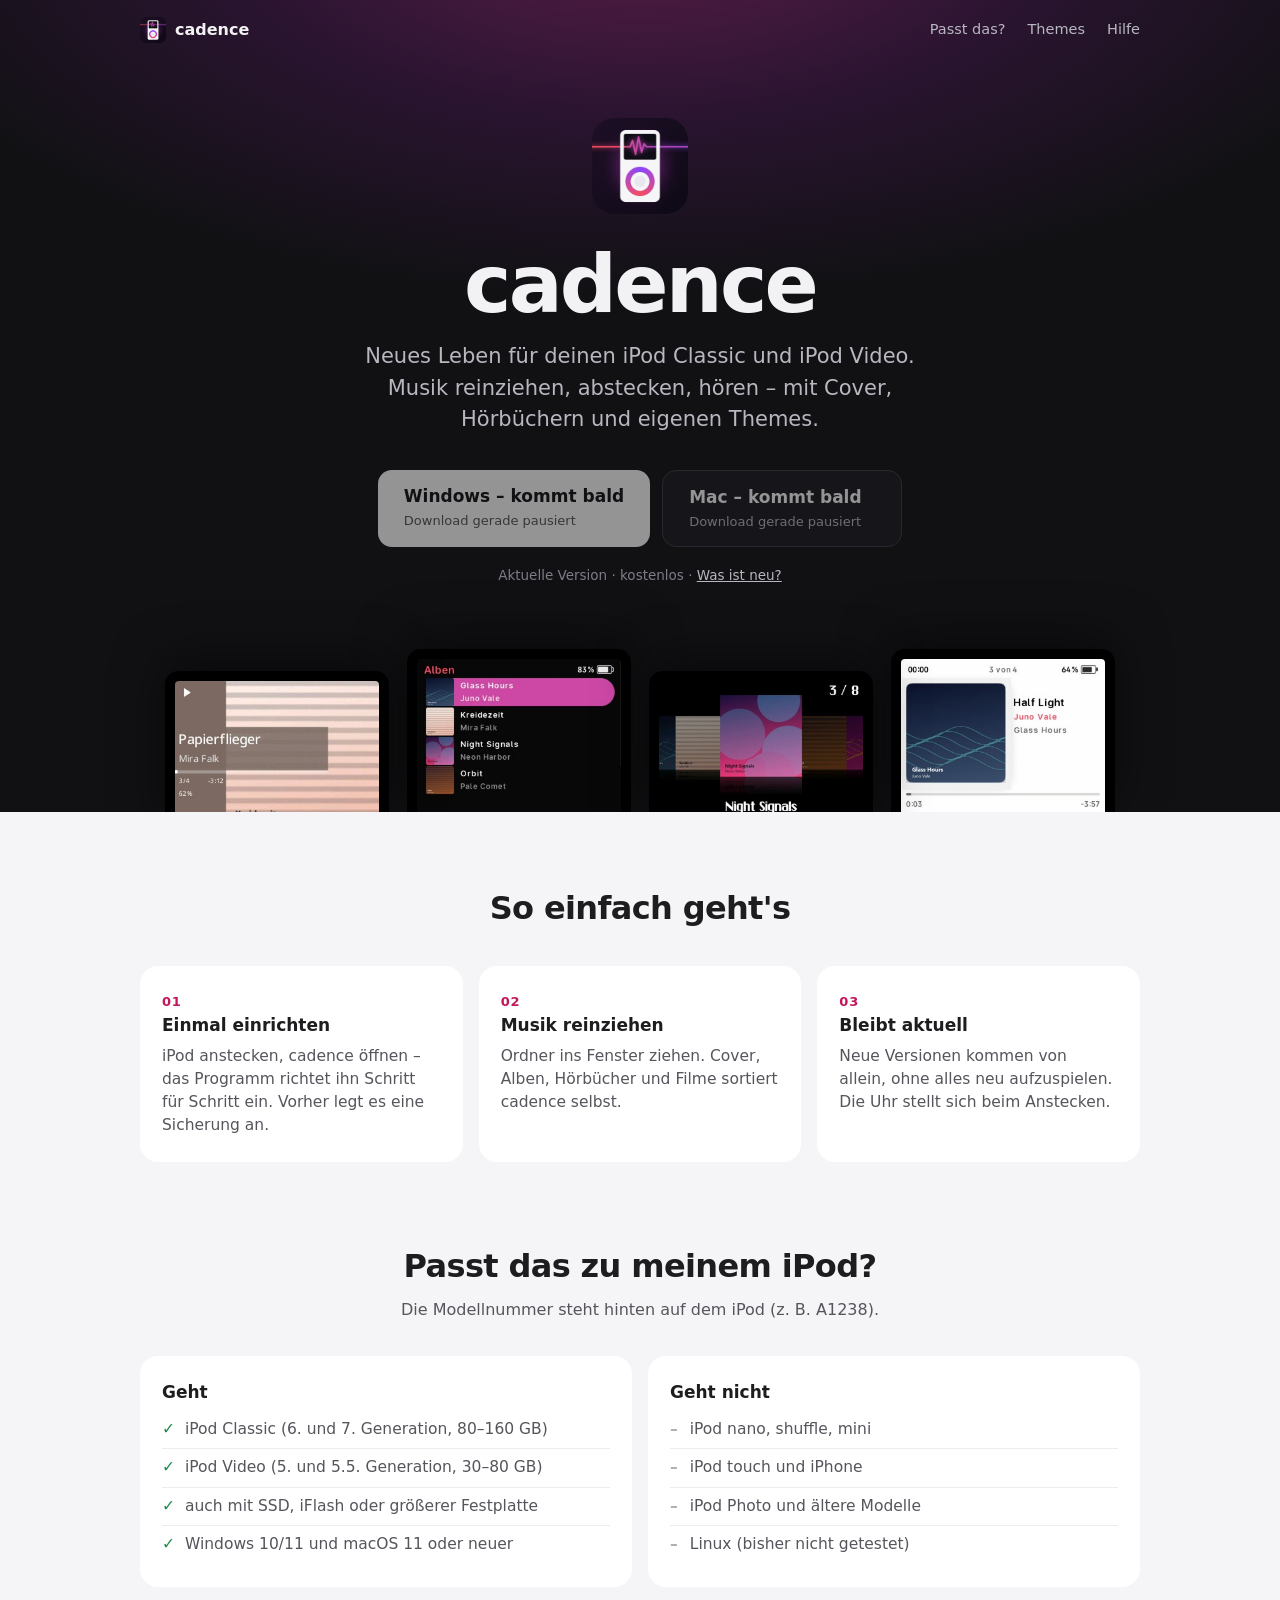
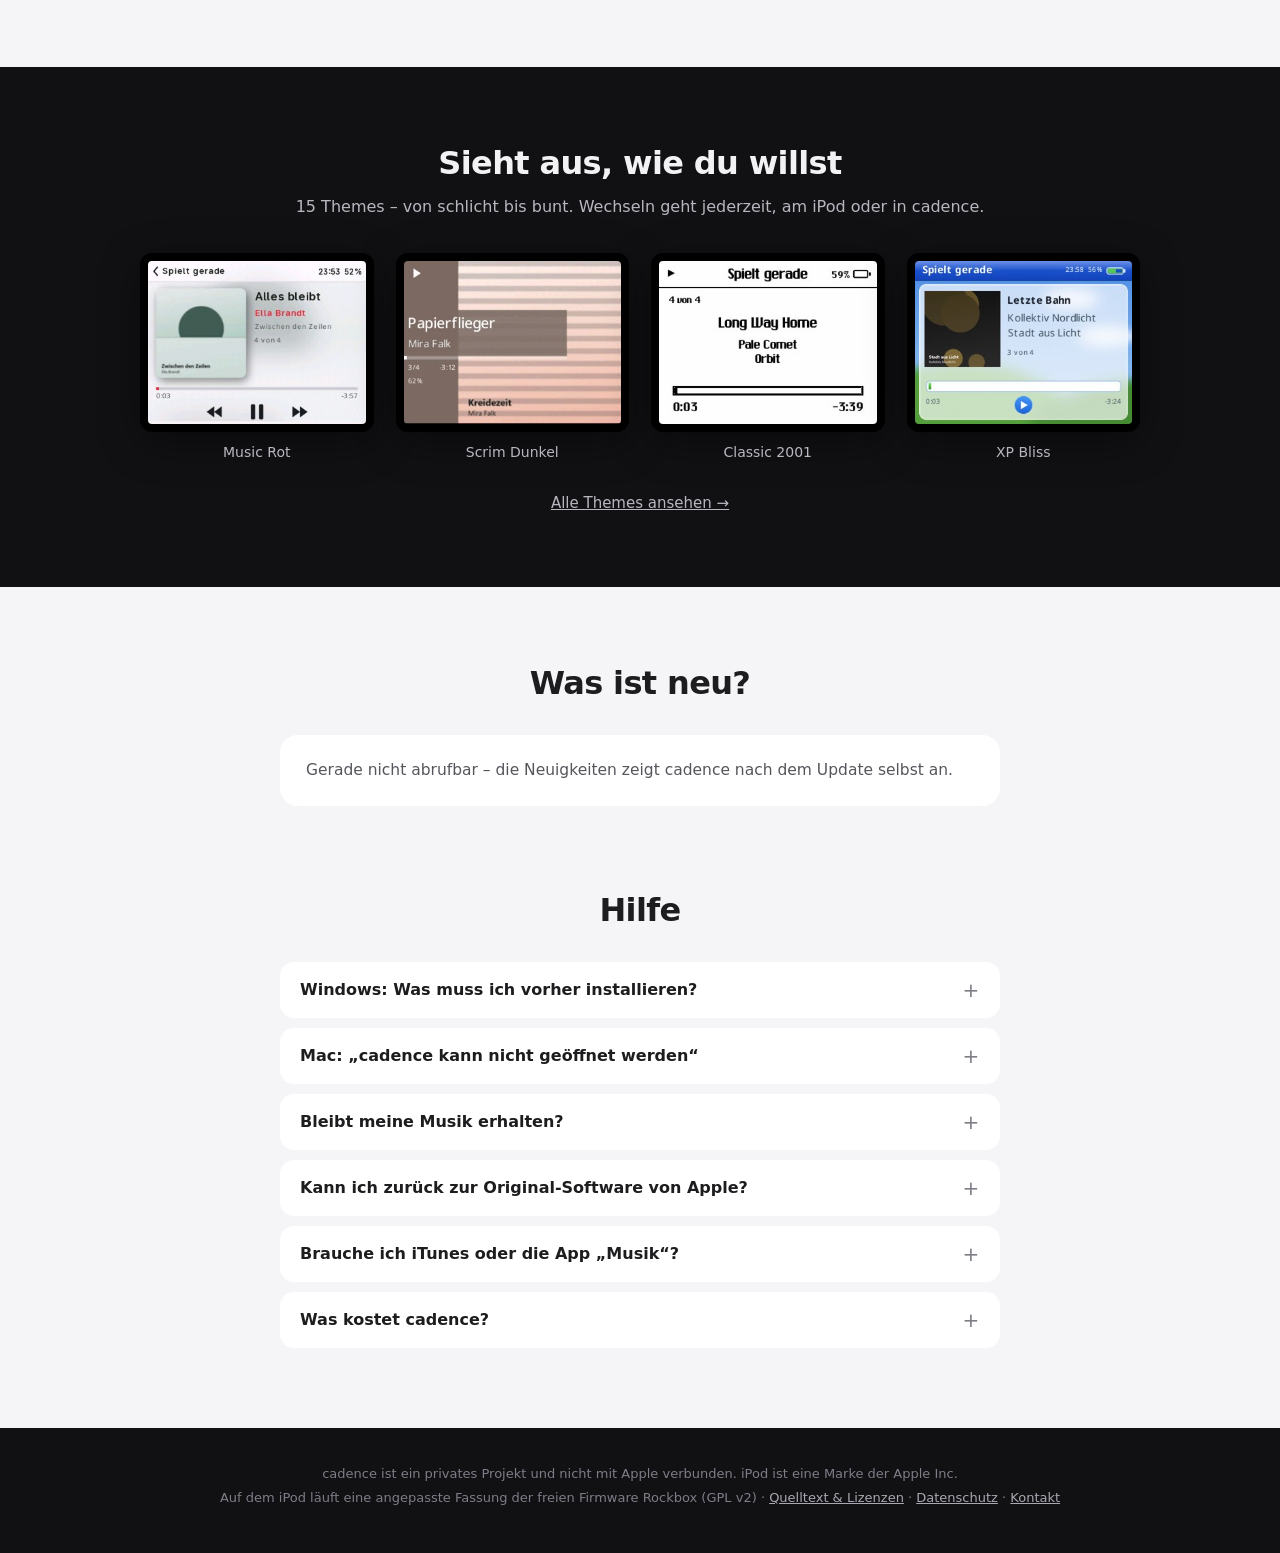
<file: index.html>
<!doctype html>
<html lang="de">
<head>
<meta charset="utf-8">
<meta name="viewport" content="width=device-width,initial-scale=1">
<title>cadence – neues Leben für deinen iPod</title>
<meta name="description" content="cadence pflegt deinen iPod Classic oder iPod Video: Musik reinziehen, abstecken, hören – mit Cover, Hörbüchern und eigenen Themes. Für Windows und Mac.">
<link rel="icon" href="bilder/logo-180.png">
<link rel="apple-touch-icon" href="bilder/logo-180.png">
<link rel="stylesheet" href="stil.css">
</head>
<body>
<header class="kopf"><div class="breit">
  <a class="marke" href="./"><img src="bilder/logo-180.png" alt="">cadence</a>
  <nav><a href="#passt" class="weg">Passt das?</a><a href="themes.html">Themes</a><a href="#hilfe">Hilfe</a></nav>
</div></header>

<section class="hero">
  <img class="logo" src="bilder/logo-512.png" alt="cadence">
  <h1>cadence</h1>
  <p class="unter">Neues Leben für deinen iPod Classic und iPod Video. Musik reinziehen, abstecken, hören – mit Cover, Hörbüchern und eigenen Themes.</p>
  <div class="knoepfe" id="knoepfe">
    <span class="knopf haupt aus" id="win">Windows – kommt bald<small>Download gerade pausiert</small></span>
    <span class="knopf neben aus" id="mac">Mac – kommt bald<small>Download gerade pausiert</small></span>
  </div>
  <p class="info"><span id="version">Aktuelle Version</span> · kostenlos · <a href="#neu">Was ist neu?</a></p>
  <div class="schirme">
    <div class="schirm"><img src="bilder/schirme/2.jpg" alt="Spielt gerade"></div>
    <div class="schirm"><img src="bilder/schirme/3.jpg" alt="Alben mit Cover"></div>
    <div class="schirm"><img src="bilder/schirme/4.jpg" alt="Classic-Menü"></div>
    <div class="schirm"><img src="bilder/schirme/5.jpg" alt="Spielt gerade, hell"></div>
  </div>
</section>

<section class="hell"><div class="breit">
  <h2>So einfach geht's</h2>
  <div class="raster">
    <div class="karte"><span class="nr">01</span><b>Einmal einrichten</b>iPod anstecken, cadence öffnen – das Programm richtet ihn Schritt für Schritt ein. Vorher legt es eine Sicherung an.</div>
    <div class="karte"><span class="nr">02</span><b>Musik reinziehen</b>Ordner ins Fenster ziehen. Cover, Alben, Hörbücher und Filme sortiert cadence selbst.</div>
    <div class="karte"><span class="nr">03</span><b>Bleibt aktuell</b>Neue Versionen kommen von allein, ohne alles neu aufzuspielen. Die Uhr stellt sich beim Anstecken.</div>
  </div>
</div></section>

<section class="hell" id="passt"><div class="breit">
  <h2>Passt das zu meinem iPod?</h2>
  <p class="zeile">Die Modellnummer steht hinten auf dem iPod (z. B. A1238).</p>
  <div class="passt">
    <div class="karte"><b>Geht</b><ul>
      <li class="ja">iPod Classic (6. und 7. Generation, 80–160 GB)</li>
      <li class="ja">iPod Video (5. und 5.5. Generation, 30–80 GB)</li>
      <li class="ja">auch mit SSD, iFlash oder größerer Festplatte</li>
      <li class="ja">Windows 10/11 und macOS 11 oder neuer</li>
    </ul></div>
    <div class="karte"><b>Geht nicht</b><ul>
      <li class="nein">iPod nano, shuffle, mini</li>
      <li class="nein">iPod touch und iPhone</li>
      <li class="nein">iPod Photo und ältere Modelle</li>
      <li class="nein">Linux (bisher nicht getestet)</li>
    </ul></div>
  </div>
</div></section>

<section class="dunkel"><div class="breit">
  <h2>Sieht aus, wie du willst</h2>
  <p class="zeile" style="color:var(--grau)">15 Themes – von schlicht bis bunt. Wechseln geht jederzeit, am iPod oder in cadence.</p>
  <div class="galerie" id="vorschau"></div>
  <p class="mehr"><a href="themes.html">Alle Themes ansehen →</a></p>
</div></section>

<section class="hell" id="neu"><div class="breit">
  <h2>Was ist neu?</h2>
  <div class="neu" id="neuigkeiten"><p>Die neuesten Änderungen werden geladen …</p></div>
</div></section>

<section class="hell" id="hilfe"><div class="breit">
  <h2>Hilfe</h2>
  <div class="fragen">
    <details><summary>Windows: Was muss ich vorher installieren?</summary>
      <p>cadence braucht Python (kostenlos). Einmalig:</p>
      <ol>
        <li>Python von <a href="https://www.python.org/downloads/">python.org</a> installieren – dabei unten „Add python.exe to PATH“ anhaken.</li>
        <li>Die Eingabeaufforderung öffnen und eingeben: <code>py -m pip install mutagen pillow</code></li>
        <li>Die ZIP-Datei von oben entpacken (z. B. nach „Dokumente\cadence“) und <code>cadence.exe</code> starten.</li>
      </ol></details>
    <details><summary>Mac: „cadence kann nicht geöffnet werden“</summary>
      <p>cadence ist nicht bei Apple registriert. Beim ersten Mal: in „Programme“ <b>Rechtsklick auf cadence → Öffnen</b> und noch einmal „Öffnen“ bestätigen. Danach startet es ganz normal.</p></details>
    <details><summary>Bleibt meine Musik erhalten?</summary>
      <p>Bei einem iPod, der schon an einem Windows-PC eingerichtet war: ja, Musik, Wiedergabelisten und Hörbücher bleiben. War er am Mac mit iTunes/Finder eingerichtet, muss er einmal auf das Windows-Format (FAT32) umgestellt werden – dabei wird er geleert. cadence sagt dir vorher genau, was passiert. Vor jedem großen Update legt cadence außerdem eine Sicherung auf deinem Computer an.</p></details>
    <details><summary>Kann ich zurück zur Original-Software von Apple?</summary>
      <p>Ja. Die Apple-Software bleibt auf dem iPod erhalten, cadence ersetzt sie nicht. Außerdem kannst du in cadence jederzeit auf eine frühere cadence-Version zurückgehen.</p></details>
    <details><summary>Brauche ich iTunes oder die App „Musik“?</summary>
      <p>Nein. cadence kopiert die Musik selbst auf den iPod. Du kannst einfach Ordner aus dem Explorer bzw. Finder ins Fenster ziehen.</p></details>
    <details><summary>Was kostet cadence?</summary>
      <p>Nichts. cadence ist ein privates Projekt ohne Werbung und ohne Konto.</p></details>
  </div>
</div></section>

<footer>
  cadence ist ein privates Projekt und nicht mit Apple verbunden. iPod ist eine Marke der Apple Inc.<br>
  Auf dem iPod läuft eine angepasste Fassung der freien Firmware Rockbox (GPL v2) ·
  <a href="lizenzen.html">Quelltext &amp; Lizenzen</a> · <a href="lizenzen.html#datenschutz">Datenschutz</a> ·
  <a href="https://github.com/StoreLiquid/cadence-download/issues">Kontakt</a>
</footer>

<script>
// Passender Download zuerst (Mac oder Windows)
(function () {
  var mac = /Mac|iPhone|iPad/.test(navigator.platform) || /Mac OS X/.test(navigator.userAgent);
  if (mac) {
    var k = document.getElementById('knoepfe'), w = document.getElementById('win'), m = document.getElementById('mac');
    m.className = 'knopf haupt'; w.className = 'knopf neben'; k.insertBefore(m, w);
  }
})();

// Themes-Vorschau (6 Stück)
var THEMES = [['music-rot', 'Music Rot'], ['scrim-dunkel', 'Scrim Dunkel'], ['classic-2001', 'Classic 2001'],
              ['xp-bliss', 'XP Bliss']];
document.getElementById('vorschau').innerHTML = THEMES.map(function (t) {
  return '<figure><div class="rahmen"><img loading="lazy" src="bilder/themes/' + t[0] + '.jpg" alt=""></div>' +
         '<figcaption>' + t[1] + '</figcaption></figure>';
}).join('');

// Version und „Was ist neu“ – kommt automatisch vom neuesten Release (nie von Hand nachpflegen)
function esc(t) { return String(t).replace(/[&<>"]/g, function (c) { return {'&': '&amp;', '<': '&lt;', '>': '&gt;', '"': '&quot;'}[c]; }); }
fetch('https://api.github.com/repos/StoreLiquid/cadence-download/releases/latest')
  .then(function (r) { return r.json(); })
  .then(function (d) {
    var v = (d.name || '').match(/\d+(\.\d+)+/);
    if (v) document.getElementById('version').textContent = 'Version ' + v[0];
    var zeilen = (d.body || '').replace(/<!--[\s\S]*?-->/g, '').split(/\r?\n/).map(function (z) { return z.trim(); })
                 .filter(Boolean);
    if (!zeilen.length) throw 0;
    var kopf = zeilen[0].charAt(0) === '-' ? '' : zeilen.shift();
    var punkte = zeilen.filter(function (z) { return /^[-*]/.test(z); }).map(function (z) { return z.replace(/^[-*]\s*/, ''); });
    document.getElementById('neuigkeiten').innerHTML =
      '<h3>' + esc(v ? 'cadence ' + v[0] : 'Neueste Version') + '</h3>' + (kopf ? '<p>' + esc(kopf) + '</p>' : '') +
      (punkte.length ? '<ul>' + punkte.map(function (p) { return '<li>' + esc(p) + '</li>'; }).join('') + '</ul>' : '');
  })
  .catch(function () {
    document.getElementById('neuigkeiten').innerHTML = '<p>Gerade nicht abrufbar – die Neuigkeiten zeigt cadence nach dem Update selbst an.</p>';
  });
</script>
</body>
</html>
</file>
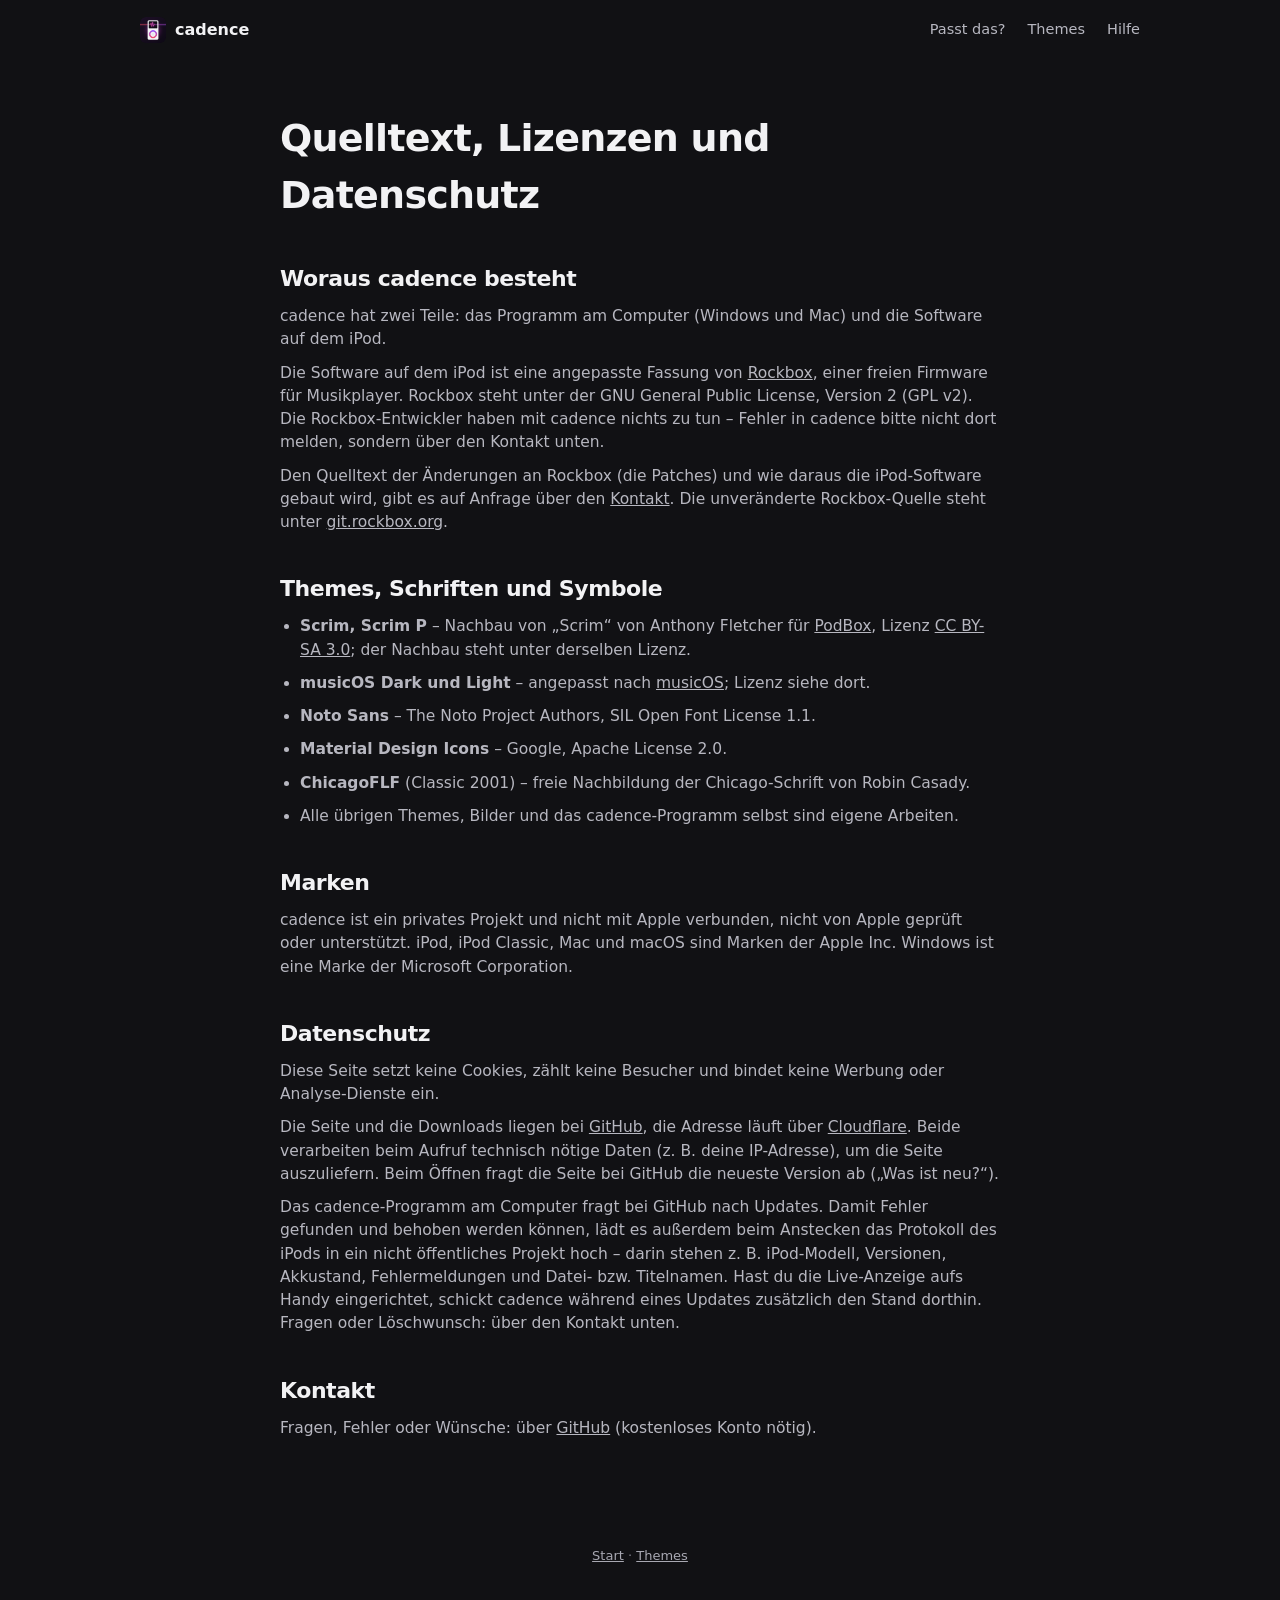
<file: lizenzen.html>
<!doctype html>
<html lang="de">
<head>
<meta charset="utf-8">
<meta name="viewport" content="width=device-width,initial-scale=1">
<title>Quelltext, Lizenzen und Datenschutz – cadence</title>
<link rel="icon" href="bilder/logo-180.png">
<link rel="stylesheet" href="stil.css">
</head>
<body>
<header class="kopf"><div class="breit">
  <a class="marke" href="./"><img src="bilder/logo-180.png" alt="">cadence</a>
  <nav><a href="./#passt" class="weg">Passt das?</a><a href="themes.html">Themes</a><a href="./#hilfe">Hilfe</a></nav>
</div></header>

<section class="dunkel text"><div class="breit" style="max-width:760px">
  <h1>Quelltext, Lizenzen und Datenschutz</h1>

  <h2>Woraus cadence besteht</h2>
  <p>cadence hat zwei Teile: das Programm am Computer (Windows und Mac) und die Software auf dem iPod.</p>
  <p>Die Software auf dem iPod ist eine angepasste Fassung von <a href="https://www.rockbox.org">Rockbox</a>, einer freien
     Firmware für Musikplayer. Rockbox steht unter der GNU General Public License, Version 2 (GPL v2). Die Rockbox-Entwickler
     haben mit cadence nichts zu tun – Fehler in cadence bitte nicht dort melden, sondern über den Kontakt unten.</p>
  <p>Den Quelltext der Änderungen an Rockbox (die Patches) und wie daraus die iPod-Software gebaut wird, gibt es auf
     Anfrage über den <a href="https://github.com/StoreLiquid/cadence-download/issues">Kontakt</a>. Die unveränderte Rockbox-Quelle
     steht unter <a href="https://git.rockbox.org">git.rockbox.org</a>.</p>

  <h2>Themes, Schriften und Symbole</h2>
  <ul>
    <li><b>Scrim, Scrim P</b> – Nachbau von „Scrim“ von Anthony Fletcher für
        <a href="https://github.com/anthonyfletcher/podbox">PodBox</a>, Lizenz
        <a href="https://creativecommons.org/licenses/by-sa/3.0/deed.de">CC BY-SA 3.0</a>; der Nachbau steht unter derselben Lizenz.</li>
    <li><b>musicOS Dark und Light</b> – angepasst nach <a href="https://github.com/federicoplg/musicOS">musicOS</a>; Lizenz siehe dort.</li>
    <li><b>Noto Sans</b> – The Noto Project Authors, SIL Open Font License 1.1.</li>
    <li><b>Material Design Icons</b> – Google, Apache License 2.0.</li>
    <li><b>ChicagoFLF</b> (Classic 2001) – freie Nachbildung der Chicago-Schrift von Robin Casady.</li>
    <li>Alle übrigen Themes, Bilder und das cadence-Programm selbst sind eigene Arbeiten.</li>
  </ul>

  <h2>Marken</h2>
  <p>cadence ist ein privates Projekt und nicht mit Apple verbunden, nicht von Apple geprüft oder unterstützt.
     iPod, iPod Classic, Mac und macOS sind Marken der Apple Inc. Windows ist eine Marke der Microsoft Corporation.</p>

  <h2 id="datenschutz">Datenschutz</h2>
  <p>Diese Seite setzt keine Cookies, zählt keine Besucher und bindet keine Werbung oder Analyse-Dienste ein.</p>
  <p>Die Seite und die Downloads liegen bei <a href="https://docs.github.com/de/site-policy/privacy-policies/github-general-privacy-statement">GitHub</a>,
     die Adresse läuft über <a href="https://www.cloudflare.com/de-de/privacypolicy/">Cloudflare</a>. Beide verarbeiten beim
     Aufruf technisch nötige Daten (z. B. deine IP-Adresse), um die Seite auszuliefern. Beim Öffnen fragt die Seite bei
     GitHub die neueste Version ab („Was ist neu?“).</p>
  <p>Das cadence-Programm am Computer fragt bei GitHub nach Updates. Damit Fehler gefunden und behoben werden können,
     lädt es außerdem beim Anstecken das Protokoll des iPods in ein nicht öffentliches Projekt hoch – darin stehen z. B.
     iPod-Modell, Versionen, Akkustand, Fehlermeldungen und Datei- bzw. Titelnamen. Hast du die Live-Anzeige aufs Handy
     eingerichtet, schickt cadence während eines Updates zusätzlich den Stand dorthin. Fragen oder Löschwunsch:
     über den Kontakt unten.</p>

  <h2>Kontakt</h2>
  <p>Fragen, Fehler oder Wünsche: über <a href="https://github.com/StoreLiquid/cadence-download/issues">GitHub</a> (kostenloses Konto nötig).</p>
</div></section>

<footer><a href="./">Start</a> · <a href="themes.html">Themes</a></footer>
</body>
</html>
</file>
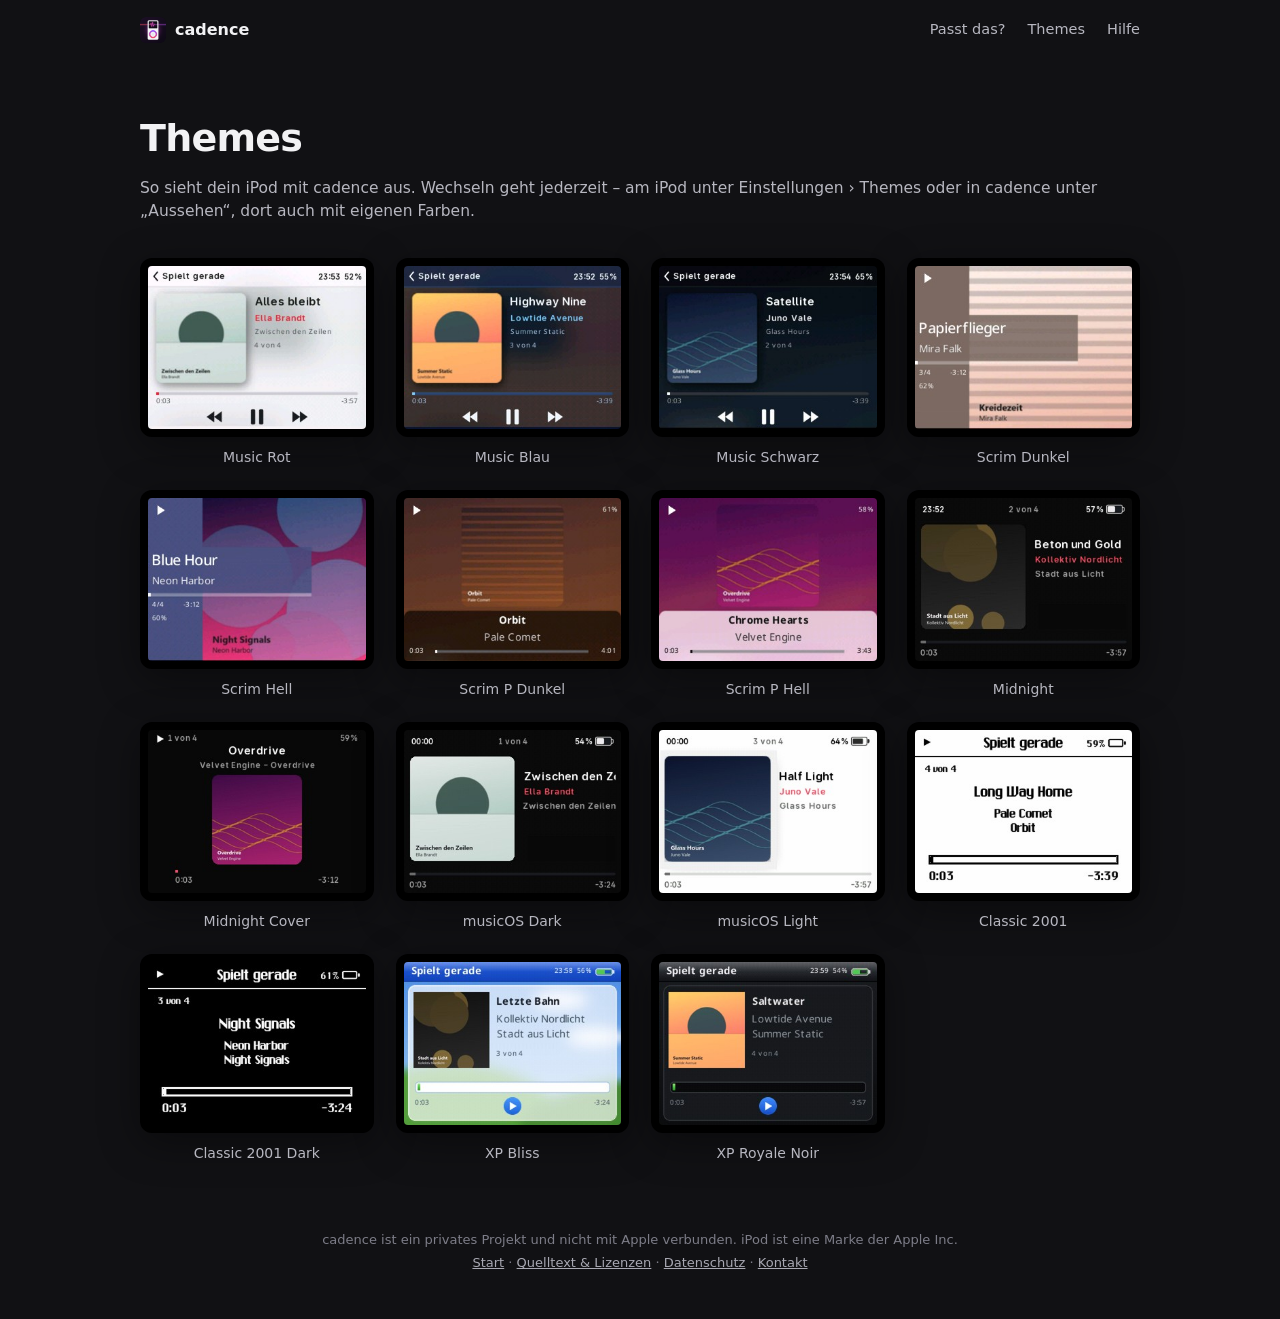
<file: themes.html>
<!doctype html>
<html lang="de">
<head>
<meta charset="utf-8">
<meta name="viewport" content="width=device-width,initial-scale=1">
<title>Themes – cadence</title>
<link rel="icon" href="bilder/logo-180.png">
<link rel="stylesheet" href="stil.css">
</head>
<body>
<header class="kopf"><div class="breit">
  <a class="marke" href="./"><img src="bilder/logo-180.png" alt="">cadence</a>
  <nav><a href="./#passt" class="weg">Passt das?</a><a href="themes.html">Themes</a><a href="./#hilfe">Hilfe</a></nav>
</div></header>

<section class="dunkel text" style="padding-bottom:30px"><div class="breit">
  <h1>Themes</h1>
  <p>So sieht dein iPod mit cadence aus. Wechseln geht jederzeit – am iPod unter Einstellungen › Themes oder in cadence unter „Aussehen“, dort auch mit eigenen Farben.</p>
  <div class="galerie" id="alle"></div>
</div></section>

<footer>
  cadence ist ein privates Projekt und nicht mit Apple verbunden. iPod ist eine Marke der Apple Inc.<br>
  <a href="./">Start</a> · <a href="lizenzen.html">Quelltext &amp; Lizenzen</a> · <a href="lizenzen.html#datenschutz">Datenschutz</a> ·
  <a href="https://github.com/StoreLiquid/cadence-download/issues">Kontakt</a>
</footer>
<script>
var THEMES = [
  ['music-rot', 'Music Rot'], ['music-blau', 'Music Blau'], ['music-schwarz', 'Music Schwarz'],
  ['scrim-dunkel', 'Scrim Dunkel'], ['scrim-hell', 'Scrim Hell'], ['scrim-p-dunkel', 'Scrim P Dunkel'],
  ['scrim-p-hell', 'Scrim P Hell'], ['midnight', 'Midnight'], ['midnight-cover', 'Midnight Cover'],
  ['musicos-dark', 'musicOS Dark'], ['musicos-light', 'musicOS Light'], ['classic-2001', 'Classic 2001'],
  ['classic-2001-dark', 'Classic 2001 Dark'], ['xp-bliss', 'XP Bliss'], ['xp-royale-noir', 'XP Royale Noir']];
document.getElementById('alle').innerHTML = THEMES.map(function (t) {
  return '<figure><div class="rahmen"><img loading="lazy" src="bilder/themes/' + t[0] + '.jpg" alt="' + t[1] + '"></div>' +
         '<figcaption>' + t[1] + '</figcaption></figure>';
}).join('');
</script>
</body>
</html>
</file>
<file: stil.css>
/* cadence – Download-Seite (cadence.elara-hub.com). Gemeinsamer Stil für alle Seiten. */
*{box-sizing:border-box;margin:0}
:root{--dunkel:#111114;--karte:#1b1b20;--rand:#33333b;--text:#f2f2f4;--grau:#b7b7c0;--leise:#7d7d88;
  --hell:#f5f5f7;--htext:#1d1d1f;--hgrau:#55555c;--akzent:#c2185b}
html{scroll-behavior:smooth}
body{font-family:"Segoe UI",-apple-system,BlinkMacSystemFont,system-ui,sans-serif;background:var(--dunkel);color:var(--text);
  -webkit-font-smoothing:antialiased;line-height:1.5}
a{color:inherit}
img{max-width:100%}
.breit{max-width:1040px;margin:0 auto;padding:0 20px}

/* Kopf */
.kopf{position:absolute;top:0;left:0;right:0;z-index:2}
.kopf .breit{display:flex;align-items:center;justify-content:space-between;height:60px}
.kopf a{text-decoration:none;color:var(--grau);font-size:14.5px}
.kopf a:hover{color:var(--text)}
.kopf .marke{display:flex;align-items:center;gap:9px;color:var(--text);font-weight:600;font-size:16px}
.kopf .marke img{width:26px;height:26px;border-radius:6px}
.kopf nav{display:flex;gap:22px}

/* Start */
.hero{padding:118px 20px 0;text-align:center;overflow:hidden;
  background:radial-gradient(1100px 520px at 50% -80px,#5a1d4a 0%,#2a1430 38%,var(--dunkel) 72%)}
.hero .logo{width:96px;height:96px;border-radius:22px}
.hero h1{font-size:clamp(48px,9vw,80px);font-weight:700;letter-spacing:-.035em;margin-top:22px;line-height:1.05}
.unter{font-size:clamp(17px,2.4vw,21px);color:var(--grau);margin:14px auto 34px;max-width:560px}
.knoepfe{display:flex;gap:12px;justify-content:center;flex-wrap:wrap}
.knopf{display:inline-flex;flex-direction:column;align-items:flex-start;padding:14px 26px;border-radius:14px;
  text-decoration:none;color:#fff;font-weight:600;font-size:17px;min-width:240px;transition:transform .15s}
.knopf:hover{transform:translateY(-1px)}
.knopf small{font-weight:400;font-size:13px;opacity:.7;margin-top:2px}
.knopf.haupt{background:#fff;color:var(--dunkel)}
.knopf.neben{border:1px solid #3b3b44;background:var(--karte)}
.knopf.aus{opacity:.55;cursor:default;pointer-events:none}
.info{color:var(--leise);font-size:13.5px;margin-top:18px}
.info a{color:var(--grau)}
.schirme{display:flex;gap:18px;justify-content:center;margin:64px auto 0}
.schirm{width:224px;flex:none;border-radius:14px 14px 0 0;overflow:hidden;background:#000;padding:10px 10px 0;
  box-shadow:0 -10px 50px rgba(0,0,0,.5)}
.schirm img{display:block;width:100%;border-radius:4px 4px 0 0}
.schirm:nth-child(odd){transform:translateY(22px)}

/* helle Abschnitte */
.hell{background:var(--hell);color:var(--htext);padding:72px 0 80px}
.hell + .hell{padding-top:0}
h2{font-size:clamp(26px,4vw,32px);font-weight:650;letter-spacing:-.02em;text-align:center}
.zeile{text-align:center;color:var(--hgrau);margin-top:8px}
.raster{display:grid;grid-template-columns:repeat(3,minmax(0,1fr));gap:16px;margin-top:34px}
.karte{background:#fff;border-radius:18px;padding:24px 22px;font-size:15.5px;color:var(--hgrau)}
.karte b{display:block;color:var(--htext);font-size:17px;margin-bottom:6px}
.nr{color:var(--akzent);font-weight:700;font-size:13px;letter-spacing:.06em}
.passt{display:grid;grid-template-columns:1fr 1fr;gap:16px;margin-top:34px}
.passt ul{list-style:none;padding:0}
.passt li{padding:7px 0;border-bottom:1px solid #ececf0}
.passt li:last-child{border:0}
.ja::before{content:"✓";color:#1a8a4a;font-weight:700;margin-right:10px}
.nein::before{content:"–";color:#b0b0b8;font-weight:700;margin-right:12px}

/* dunkle Abschnitte */
.dunkel{padding:72px 0}
.galerie{display:grid;grid-template-columns:repeat(auto-fill,minmax(220px,1fr));gap:22px;margin-top:34px}
.galerie figure{margin:0}
.galerie .rahmen{background:#000;border-radius:12px;padding:8px;box-shadow:0 10px 40px rgba(0,0,0,.4)}
.galerie img{display:block;width:100%;border-radius:4px;image-rendering:auto}
.galerie figcaption{color:var(--grau);font-size:14px;margin-top:10px;text-align:center}
.mehr{text-align:center;margin-top:28px}
.mehr a{color:var(--grau);font-size:15px}

/* Fragen */
details{background:#fff;border-radius:14px;padding:16px 20px;margin-top:10px}
summary{cursor:pointer;font-weight:600;color:var(--htext);list-style:none;display:flex;align-items:center;
  justify-content:space-between;gap:16px}
summary::-webkit-details-marker{display:none}
summary::after{content:"+";flex:none;width:18px;text-align:center;color:var(--leise);font-weight:400;font-size:20px;line-height:1}
details[open] summary::after{content:"–"}
details p, details ol{color:var(--hgrau);font-size:15px;margin-top:10px}
details ol{padding-left:20px}
code{background:#f0f0f3;border-radius:6px;padding:2px 7px;font-family:ui-monospace,Consolas,monospace;font-size:13.5px;color:var(--htext)}
.fragen{max-width:720px;margin:28px auto 0}

/* Neu */
.neu{max-width:720px;margin:28px auto 0;background:#fff;border-radius:18px;padding:24px 26px;color:var(--hgrau);font-size:15.5px}
.neu h3{color:var(--htext);font-size:18px;margin-bottom:8px}
.neu ul{padding-left:18px}
.neu li{margin-top:6px}

/* Textseiten */
.text{padding:110px 0 70px}
.text h1{font-size:38px;letter-spacing:-.02em}
.text h2{text-align:left;font-size:22px;margin-top:38px}
.text p,.text li{color:var(--grau);margin-top:10px;font-size:15.5px}
.text ul{padding-left:20px}

footer{padding:34px 20px 44px;color:var(--leise);font-size:13px;text-align:center;line-height:1.8}
footer a{color:#a8a8b2}

@media (max-width:760px){
  .kopf nav{gap:14px}.kopf nav a.weg{display:none}
  .raster,.passt{grid-template-columns:1fr}
  .knopf{width:100%;max-width:340px}
  .schirm{width:150px}.schirm:nth-child(n+4){display:none}
  .schirme{gap:12px}
}
</file>
